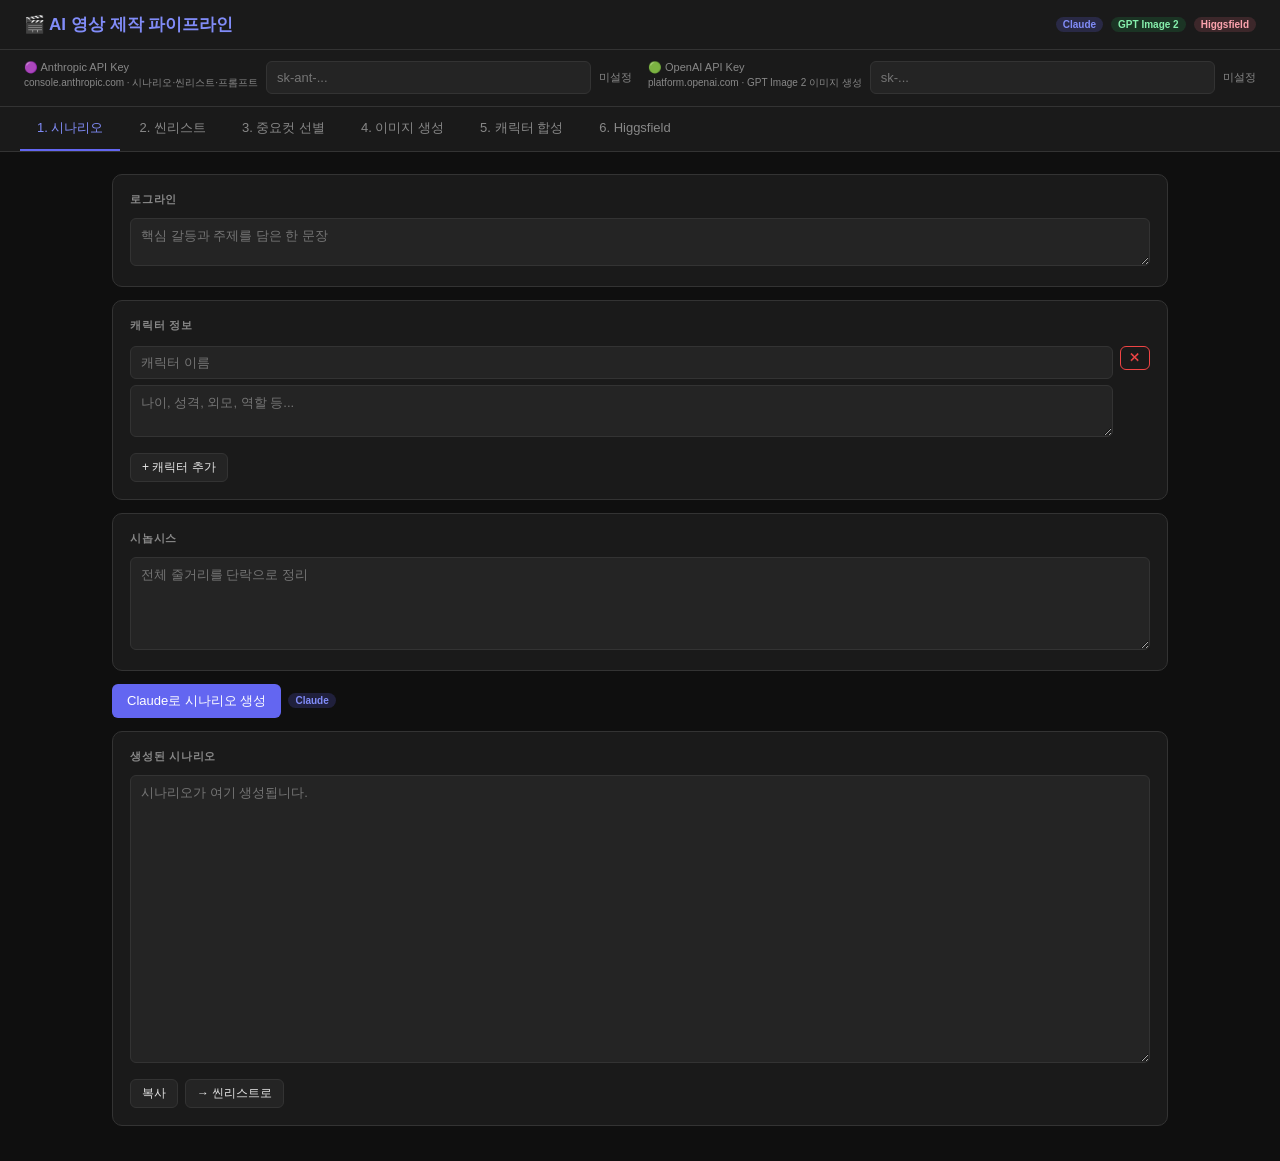
<file: ai-pipeline.html>
<!DOCTYPE html>
<html lang="ko">
<head>
<meta charset="UTF-8">
<meta name="viewport" content="width=device-width, initial-scale=1.0">
<title>AI 영상 제작 파이프라인</title>
<style>
:root{--bg:#0f0f0f;--sf:#1a1a1a;--sf2:#242424;--bd:#333;--ac:#6366f1;--ach:#818cf8;--tx:#e5e5e5;--mu:#888;--ok:#22c55e;--wn:#f59e0b;--er:#ef4444}
*{box-sizing:border-box;margin:0;padding:0}
body{background:var(--bg);color:var(--tx);font-family:-apple-system,BlinkMacSystemFont,'Segoe UI',sans-serif;min-height:100vh;font-size:14px}
.hdr{background:var(--sf);border-bottom:1px solid var(--bd);padding:13px 24px;display:flex;align-items:center;justify-content:space-between;position:sticky;top:0;z-index:100}
.hdr h1{font-size:17px;font-weight:700;color:var(--ach)}
/* API bar */
.apibar{background:var(--sf);border-bottom:1px solid var(--bd);padding:10px 24px;display:flex;gap:16px;flex-wrap:wrap;align-items:center}
.akey{display:flex;align-items:center;gap:8px;flex:1;min-width:260px}
.akey label{font-size:11px;color:var(--mu);white-space:nowrap;line-height:1.4}
.akey input{flex:1;background:var(--sf2);border:1px solid var(--bd);color:var(--tx);padding:7px 10px;border-radius:6px;font-size:12px}
.ast{font-size:11px;white-space:nowrap}
/* Tabs */
.tabs{display:flex;background:var(--sf);border-bottom:1px solid var(--bd);padding:0 20px;overflow-x:auto;gap:2px}
.tb{padding:12px 17px;background:none;border:none;color:var(--mu);cursor:pointer;font-size:13px;white-space:nowrap;border-bottom:2px solid transparent;transition:.15s}
.tb:hover{color:var(--tx)}.tb.on{color:var(--ach);border-bottom-color:var(--ac)}
.tc{display:none;padding:22px;max-width:1100px;margin:0 auto}.tc.on{display:block}
/* Cards */
.card{background:var(--sf);border:1px solid var(--bd);border-radius:10px;padding:17px;margin-bottom:13px}
.ct{font-size:11px;font-weight:600;color:var(--mu);text-transform:uppercase;letter-spacing:.07em;margin-bottom:11px}
label{display:block;font-size:12px;color:var(--mu);margin-bottom:5px}
textarea,input[type=text],input[type=number],input[type=password],select{
  width:100%;background:var(--sf2);border:1px solid var(--bd);color:var(--tx);
  padding:8px 10px;border-radius:6px;font-size:13px;font-family:inherit;resize:vertical}
textarea:focus,input:focus,select:focus{outline:none;border-color:var(--ac)}
/* Buttons */
.btn{padding:8px 15px;border:none;border-radius:6px;cursor:pointer;font-size:13px;font-weight:500;transition:.15s;display:inline-flex;align-items:center;gap:5px}
.bp{background:var(--ac);color:#fff}.bp:hover{background:var(--ach)}.bp:disabled{opacity:.4;cursor:not-allowed}
.bs{background:var(--sf2);color:var(--tx);border:1px solid var(--bd)}.bs:hover{border-color:var(--ac);color:var(--ach)}
.bd2{background:transparent;color:var(--er);border:1px solid var(--er);padding:4px 8px;font-size:12px}.bd2:hover{background:var(--er);color:#fff}
.bsm{padding:5px 11px;font-size:12px}
/* Layout */
.row{display:flex;gap:13px;flex-wrap:wrap}.col{flex:1;min-width:170px}
.acts{display:flex;gap:7px;align-items:center;flex-wrap:wrap;margin-top:13px}
/* Spinner */
.spin{display:inline-block;width:13px;height:13px;border:2px solid rgba(99,102,241,.3);border-top-color:var(--ac);border-radius:50%;animation:sp .7s linear infinite}
@keyframes sp{to{transform:rotate(360deg)}}
/* Alerts */
.alert{padding:9px 13px;border-radius:6px;font-size:12px;margin-bottom:11px}
.ai{background:rgba(99,102,241,.12);border:1px solid rgba(99,102,241,.3)}
.ae{background:rgba(239,68,68,.12);border:1px solid rgba(239,68,68,.3);color:#fca5a5}
.as{background:rgba(34,197,94,.12);border:1px solid rgba(34,197,94,.3);color:#86efac}
/* Scene table */
.stw{overflow-x:auto}
.st{width:100%;border-collapse:collapse;font-size:12px}
.st th{background:var(--sf2);padding:8px 7px;text-align:left;border-bottom:1px solid var(--bd);white-space:nowrap;color:var(--mu);font-weight:500}
.st td{padding:5px 6px;border-bottom:1px solid var(--bd);vertical-align:middle}
.st tr:hover td{background:var(--sf2)}
.st input,.st select{background:transparent;border:1px solid transparent;padding:4px 5px;width:100%}
.st input:focus,.st select:focus{background:var(--sf2);border-color:var(--ac);border-radius:4px}
/* Prompt box */
.pb{background:var(--sf2);border:1px solid var(--bd);border-radius:8px;padding:12px 56px 12px 12px;font-family:'Courier New',monospace;font-size:12px;line-height:1.65;white-space:pre-wrap;word-break:break-word;position:relative;min-height:50px}
.cpb{position:absolute;top:7px;right:7px;padding:3px 8px;background:var(--sf);border:1px solid var(--bd);color:var(--mu);border-radius:4px;cursor:pointer;font-size:11px}
.cpb:hover{color:var(--ach);border-color:var(--ac)}
.genimg{width:100%;border-radius:8px;border:1px solid var(--bd);margin-top:11px;display:block}
/* Important cuts */
.locg{margin-bottom:17px}
.loch{font-size:12px;font-weight:600;color:var(--wn);padding:5px 0;border-bottom:1px solid var(--bd);margin-bottom:7px;display:flex;align-items:center;gap:7px}
.cutcard{background:var(--sf2);border:1px solid var(--bd);border-radius:7px;padding:9px 13px;display:flex;align-items:flex-start;gap:9px;margin-bottom:6px}
.obadge{display:inline-flex;align-items:center;justify-content:center;width:21px;height:21px;border-radius:50%;background:var(--ac);color:#fff;font-size:11px;font-weight:700;flex-shrink:0;margin-top:1px}
.sbadge{display:inline-block;padding:1px 6px;border-radius:4px;font-size:11px;font-weight:600;background:var(--sf);border:1px solid var(--bd)}
/* Sub tabs */
.stabs{display:flex;gap:7px;margin-bottom:15px}
.stb{padding:6px 14px;background:var(--sf2);border:1px solid var(--bd);color:var(--mu);border-radius:6px;cursor:pointer;font-size:12px;transition:.15s}
.stb.on{background:var(--ac);border-color:var(--ac);color:#fff}
/* Upload */
.uarea{border:2px dashed var(--bd);border-radius:8px;padding:24px;text-align:center;cursor:pointer;transition:.15s}
.uarea:hover{border-color:var(--ac)}
/* Cut list */
.kcl{display:flex;flex-direction:column;gap:4px;max-height:260px;overflow-y:auto;padding:5px;background:var(--sf2);border-radius:6px;border:1px solid var(--bd)}
.kci{display:flex;align-items:flex-start;gap:7px;padding:6px 8px;border-radius:5px;cursor:pointer;transition:background .12s;font-size:12px;border:1px solid transparent}
.kci:hover{background:var(--sf)}.kci.on{background:rgba(99,102,241,.15);border-color:rgba(99,102,241,.4)}
/* Char list */
.chitems{display:flex;flex-direction:column;gap:7px}
.chitem{display:flex;gap:7px;align-items:flex-start}.chitem textarea{flex:1;min-height:52px}
/* Tags */
.ptag{font-size:10px;padding:2px 7px;border-radius:10px;font-weight:600}
.ptag-c{background:rgba(99,102,241,.2);color:var(--ach)}
.ptag-o{background:rgba(34,197,94,.15);color:#86efac}
.ptag-h{background:rgba(251,113,133,.15);color:#fda4af}
::-webkit-scrollbar{width:5px;height:5px}
::-webkit-scrollbar-track{background:var(--bg)}
::-webkit-scrollbar-thumb{background:var(--bd);border-radius:3px}
</style>
</head>
<body>

<div class="hdr">
  <h1>🎬 AI 영상 제작 파이프라인</h1>
  <div style="display:flex;gap:8px;font-size:11px">
    <span class="ptag ptag-c">Claude</span>
    <span class="ptag ptag-o">GPT Image 2</span>
    <span class="ptag ptag-h">Higgsfield</span>
  </div>
</div>

<div class="apibar">
  <div class="akey">
    <label>🟣 Anthropic API Key<br><span style="font-size:10px">console.anthropic.com · 시나리오·씬리스트·프롬프트</span></label>
    <input type="password" id="claudeKey" placeholder="sk-ant-..." />
    <span class="ast" id="cSt" style="color:var(--mu)">미설정</span>
  </div>
  <div class="akey">
    <label>🟢 OpenAI API Key<br><span style="font-size:10px">platform.openai.com · GPT Image 2 이미지 생성</span></label>
    <input type="password" id="openaiKey" placeholder="sk-..." />
    <span class="ast" id="oSt" style="color:var(--mu)">미설정</span>
  </div>
</div>

<div class="tabs">
  <button class="tb on">1. 시나리오</button>
  <button class="tb">2. 씬리스트</button>
  <button class="tb">3. 중요컷 선별</button>
  <button class="tb">4. 이미지 생성</button>
  <button class="tb">5. 캐릭터 합성</button>
  <button class="tb">6. Higgsfield</button>
</div>

<!-- TAB 1 -->
<div class="tc on" id="tab0">
  <div class="card">
    <div class="ct">로그라인</div>
    <textarea id="logline" rows="2" placeholder="핵심 갈등과 주제를 담은 한 문장"></textarea>
  </div>
  <div class="card">
    <div class="ct" style="margin-bottom:13px">캐릭터 정보</div>
    <div class="chitems" id="charList"></div>
    <div class="acts"><button class="btn bs bsm" onclick="addChar()">+ 캐릭터 추가</button></div>
  </div>
  <div class="card">
    <div class="ct">시놉시스</div>
    <textarea id="synopsis" rows="5" placeholder="전체 줄거리를 단락으로 정리"></textarea>
  </div>
  <div class="acts">
    <button class="btn bp" id="scenBtn" onclick="genScenario()">Claude로 시나리오 생성</button>
    <span class="ptag ptag-c">Claude</span>
  </div>
  <div class="card" style="margin-top:13px">
    <div class="ct">생성된 시나리오</div>
    <textarea id="scenOut" rows="18" placeholder="시나리오가 여기 생성됩니다."></textarea>
    <div class="acts">
      <button class="btn bs bsm" onclick="copyEl('scenOut')">복사</button>
      <button class="btn bs bsm" onclick="toTab(1,()=>{ $('sceneIn').value=S.scenario })">→ 씬리스트로</button>
    </div>
  </div>
</div>

<!-- TAB 2 -->
<div class="tc" id="tab1">
  <div class="card">
    <div class="ct">시나리오</div>
    <textarea id="sceneIn" rows="7" placeholder="시나리오를 붙여넣거나 1단계에서 가져오세요."></textarea>
  </div>
  <div class="acts">
    <button class="btn bp" id="slBtn" onclick="genSceneList()">Claude로 씬리스트 생성</button>
    <span class="ptag ptag-c">Claude</span>
    <button class="btn bs" onclick="addSceneRow()">+ 행 추가</button>
    <button class="btn bs" onclick="exportCSV()">CSV 내보내기</button>
  </div>
  <div class="card" style="margin-top:13px">
    <div class="ct">씬리스트</div>
    <div class="stw">
      <table class="st"><thead><tr>
        <th>씬</th><th>컷</th><th>장소</th><th>등장인물</th>
        <th>샷사이즈</th><th>앵글</th><th>카메라무빙</th>
        <th style="min-width:200px">내용</th><th></th>
      </tr></thead>
      <tbody id="stBody">
        <tr><td colspan="9" style="text-align:center;padding:18px;color:var(--mu)">씬리스트가 여기 표시됩니다.</td></tr>
      </tbody></table>
    </div>
    <div class="acts"><button class="btn bs bsm" onclick="toTab(2,renderCutsTab)">→ 중요컷 선별로</button></div>
  </div>
</div>

<!-- TAB 3 -->
<div class="tc" id="tab2">
  <div class="card">
    <div class="ct">중요컷 AI 선별 + 촬영순서 최적화</div>
    <p style="font-size:12px;color:var(--mu);margin-bottom:13px">AI가 핵심 컷을 선별하고, 같은 장소 묶기 + 와이드→클로즈업 순으로 최적화합니다.</p>
    <div class="acts">
      <button class="btn bp" id="impBtn" onclick="selectImportant()">AI 중요컷 선별</button>
      <span class="ptag ptag-c">Claude</span>
      <button class="btn bs" onclick="useAllCuts()">전체 컷 사용 (수동 최적화)</button>
    </div>
  </div>
  <div id="cutsResult"></div>
</div>

<!-- TAB 4 -->
<div class="tc" id="tab3">
  <div class="stabs">
    <button class="stb on" onclick="switchSub('char',this)">4-1. 캐릭터 이미지</button>
    <button class="stb" onclick="switchSub('bg',this)">4-2. 배경 이미지</button>
  </div>

  <div id="subChar">
    <div class="card">
      <div class="ct">공통 스타일 설정</div>
      <div class="row">
        <div class="col"><label>그림체</label><input type="text" id="drawStyle" placeholder="지브리 스타일, 웹툰, 실사 3D..." /></div>
        <div class="col"><label>타입</label>
          <select id="charTypeVal"><option>2D 일러스트</option><option>3D 렌더링</option><option>실사 (Realistic)</option></select>
        </div>
      </div>
      <div style="margin-top:10px"><label>레퍼런스 설명</label>
        <textarea id="styleRef" rows="2" placeholder="색감, 질감, 참고 작품 스타일 등..."></textarea>
      </div>
    </div>
    <div id="charPromptCards"></div>
    <div class="acts">
      <button class="btn bp" id="cpBtn" onclick="genAllCharPrompts()">전체 캐릭터 프롬프트+이미지 생성</button>
      <span class="ptag ptag-c">Claude 프롬프트</span><span class="ptag ptag-o">GPT Image 2</span>
    </div>
  </div>

  <div id="subBg" style="display:none">
    <div id="bgPromptCards"></div>
    <div class="acts">
      <button class="btn bp" id="bpBtn" onclick="genAllBgPrompts()">전체 배경 프롬프트+이미지 생성</button>
      <span class="ptag ptag-c">Claude 프롬프트</span><span class="ptag ptag-o">GPT Image 2</span>
    </div>
  </div>
</div>

<!-- TAB 5 -->
<div class="tc" id="tab4">
  <div class="card">
    <div class="ct">캐릭터 합성 프롬프트</div>
    <p style="font-size:12px;color:var(--mu);margin-bottom:13px">"첫번째 사진 배경 위에 캐릭터들을 배치해줘" 형식으로 합성 프롬프트 생성 후 GPT Image 2로 이미지 생성</p>
    <div class="acts"><button class="btn bp" onclick="genAllComposite()">전체 합성 생성</button>
      <span class="ptag ptag-c">Claude 프롬프트</span><span class="ptag ptag-o">GPT Image 2</span>
    </div>
  </div>
  <div id="compositeList"></div>
</div>

<!-- TAB 6 Higgsfield -->
<div class="tc" id="tab5">
  <div class="row" style="align-items:flex-start">
    <div style="flex:0 0 320px;min-width:260px">
      <div class="card">
        <div class="ct">스타트 프레임</div>
        <div class="uarea" onclick="$('sfInput').click()">
          <input type="file" id="sfInput" accept="image/*" style="display:none" onchange="loadFrame(this)" />
          <div id="sfPreview"><div style="font-size:26px;margin-bottom:5px">🖼️</div>
            <div style="font-size:12px;color:var(--mu)">클릭하여 업로드</div></div>
        </div>
      </div>
      <div class="card">
        <div class="ct">컷 선택</div>
        <div class="kcl" id="kcList"><div style="color:var(--mu);font-size:12px;text-align:center;padding:14px">씬리스트를 먼저 생성해주세요</div></div>
      </div>
      <div class="card">
        <div class="ct">설정</div>
        <div class="row">
          <div class="col"><label>영상 길이 (초)</label><input type="number" id="kDur" value="5" min="1" max="60" /></div>
          <div class="col"><label>영상 비율</label>
            <select id="kRatio"><option>16:9</option><option>9:16</option><option>1:1</option><option>4:3</option></select>
          </div>
        </div>
        <div style="margin-top:10px"><label>분위기 / 스타일 (선택)</label>
          <textarea id="kExtra" rows="2" placeholder="예: cinematic, slow motion, dramatic lighting..."></textarea>
        </div>
      </div>
      <div class="acts">
        <button class="btn bp" style="width:100%" id="kBtn" onclick="genHiggsfield()">Higgsfield 프롬프트 생성</button>
        <span class="ptag ptag-c">Claude</span>
      </div>
    </div>
    <div style="flex:1;min-width:260px">
      <div class="card">
        <div class="ct">생성된 Higgsfield 프롬프트 <span class="ptag ptag-h" style="margin-left:6px">Higgsfield 입력용</span></div>
        <div id="kResult" style="color:var(--mu);font-size:13px">왼쪽에서 컷을 선택하고 생성 버튼을 누르세요.</div>
      </div>
      <div class="card" id="hfTipsCard">
        <div class="ct">Higgsfield 프롬프트 가이드</div>
        <div style="font-size:12px;color:var(--mu);line-height:1.8">
          • 스타트 프레임 이미지 업로드 후 프롬프트 생성<br>
          • 캐릭터명 앞에 <strong style="color:var(--ach)">@</strong> 붙이기<br>
          • 샷사이즈 · 앵글 · 카메라무빙 포함<br>
          • 이미지에 이미 있는 내용은 생략<br>
          • 한국어로 생성됨
        </div>
      </div>
    </div>
  </div>
</div>

<script>
const S={
  claudeKey:'', openaiKey:'',
  scenario:'', sceneList:[],
  chars:[], importantCuts:[], optimizedGroups:{},
  charPrompts:{}, charImages:{},
  bgPrompts:{}, bgImages:{},
  selectedKling:null, startFrameB64:null
};
const SHOTS=['ELS','EWS','LS','WS','FS','MLS','MS','MCU','CU','ECU'];
const $=id=>document.getElementById(id);
const esc=s=>!s?'':String(s).replace(/&/g,'&amp;').replace(/</g,'&lt;').replace(/>/g,'&gt;').replace(/"/g,'&quot;');

function toast(msg){
  const t=document.createElement('div');
  t.style.cssText='position:fixed;bottom:20px;right:20px;background:#333;color:#fff;padding:8px 15px;border-radius:7px;font-size:13px;z-index:9999;opacity:0;transition:opacity .25s';
  t.textContent=msg;document.body.appendChild(t);
  requestAnimationFrame(()=>t.style.opacity='1');
  setTimeout(()=>{t.style.opacity='0';setTimeout(()=>t.remove(),300)},2000);
}
function copyEl(id){const e=$(id);if(!e)return;navigator.clipboard.writeText(e.value||e.textContent);toast('복사됨!');}
function copyText(txt){navigator.clipboard.writeText(txt);toast('복사됨!');}
function loading(id,on){
  const b=$(id);if(!b)return;
  if(on){b.disabled=true;if(!b.dataset.orig)b.dataset.orig=b.textContent;b.innerHTML=b.dataset.orig+'<span class="spin"></span>'}
  else{b.disabled=false;b.innerHTML=b.dataset.orig||b.textContent}
}
function download(name,content,type='text/csv'){
  const b=new Blob([content],{type}),u=URL.createObjectURL(b),a=document.createElement('a');
  a.href=u;a.download=name;a.click();URL.revokeObjectURL(u);
}
function extractJSON(txt){
  const cm=txt.match(/```(?:json)?\s*([\s\S]*?)```/);if(cm)return cm[1].trim();
  const jm=txt.match(/\{[\s\S]*\}/);return jm?jm[0]:txt;
}

// ── API Keys ──
function updSt(key,stId,val){
  if(key==='claude') S.claudeKey=val; else S.openaiKey=val;
  const ok=val.length>10;
  $(stId).textContent=ok?'✓ 설정됨':'미설정';
  $(stId).style.color=ok?'#86efac':'var(--mu)';
}
['input','change','paste'].forEach(ev=>{
  $('claudeKey').addEventListener(ev,function(){setTimeout(()=>updSt('claude','cSt',this.value),0)});
  $('openaiKey').addEventListener(ev,function(){setTimeout(()=>updSt('openai','oSt',this.value),0)});
});

// ── Claude API ──
async function claude(system, userMsg){
  if(!S.claudeKey){alert('Anthropic API Key를 입력해주세요.\nconsole.anthropic.com에서 발급');throw new Error('no key')}
  const r=await fetch('https://api.anthropic.com/v1/messages',{
    method:'POST',
    headers:{
      'Content-Type':'application/json',
      'x-api-key':S.claudeKey,
      'anthropic-version':'2023-06-01',
      'anthropic-dangerous-direct-browser-access':'true'
    },
    body:JSON.stringify({model:'claude-sonnet-4-6',max_tokens:8192,system,messages:[{role:'user',content:userMsg}]})
  });
  if(!r.ok){const e=await r.json();throw new Error(e.error?.message||'Claude API 오류')}
  return (await r.json()).content[0].text;
}

// ── GPT Image 2 ──
async function genImage(prompt){
  if(!S.openaiKey){alert('OpenAI API Key를 입력해주세요.');throw new Error('no openai key')}
  const r=await fetch('https://api.openai.com/v1/images/generations',{
    method:'POST',
    headers:{'Content-Type':'application/json','Authorization':'Bearer '+S.openaiKey},
    body:JSON.stringify({model:'gpt-image-1',prompt,n:1,size:'1024x1024'})
  });
  if(!r.ok){const e=await r.json();throw new Error(e.error?.message||'Image API 오류')}
  const d=await r.json(),item=d.data[0];
  return item.url||(item.b64_json?'data:image/png;base64,'+item.b64_json:null);
}

// ── Tabs ──
function toTab(n,cb){
  document.querySelectorAll('.tb').forEach((b,i)=>b.classList.toggle('on',i===n));
  document.querySelectorAll('.tc').forEach((c,i)=>c.classList.toggle('on',i===n));
  if(n===2)renderCutsTab();
  if(n===3)renderImgTab();
  if(n===4)renderCompositeTab();
  if(n===5)renderHiggsfieldTab();
  if(cb)cb();
}
document.querySelectorAll('.tb').forEach((b,i)=>b.addEventListener('click',()=>toTab(i)));
function switchSub(which,btn){
  document.querySelectorAll('.stb').forEach(b=>b.classList.remove('on'));btn.classList.add('on');
  $('subChar').style.display=which==='char'?'block':'none';
  $('subBg').style.display=which==='bg'?'block':'none';
}

// ── Characters ──
function addChar(name='',desc=''){S.chars.push({name,desc});renderChars();}
function removeChar(i){S.chars.splice(i,1);renderChars();}
function renderChars(){
  const el=$('charList');el.innerHTML='';
  S.chars.forEach((c,i)=>{
    const d=document.createElement('div');d.className='chitem';
    d.innerHTML=`<div style="flex:1">
      <input type="text" placeholder="캐릭터 이름" value="${esc(c.name)}" style="margin-bottom:6px" oninput="S.chars[${i}].name=this.value" />
      <textarea rows="2" placeholder="나이, 성격, 외모, 역할 등..." oninput="S.chars[${i}].desc=this.value">${esc(c.desc)}</textarea>
    </div>
    <button class="btn bd2" onclick="removeChar(${i})">✕</button>`;
    el.appendChild(d);
  });
}
addChar('','');

// ── TAB 1 시나리오 ──
async function genScenario(){
  const ll=$('logline').value.trim(),sy=$('synopsis').value.trim();
  if(!ll||!sy){alert('로그라인과 시놉시스를 입력해주세요.');return}
  const charsTxt=S.chars.filter(c=>c.name).map(c=>`- ${c.name}: ${c.desc}`).join('\n');
  loading('scenBtn',true);
  try{
    const r=await claude(
      `전문 시나리오 작가. 한국 표준 형식으로 작성.\n형식:\n- S#번호 씬제목 (INT./EXT. 장소 - 낮/밤)\n- 지문은 현재형\n- 대사: 캐릭터명 들여쓰기 후 기재\n- 씬 전환 지시어 포함 (CUT TO:, FADE IN: 등)\n- 최소 5개 씬 이상`,
      `로그라인: ${ll}\n\n캐릭터:\n${charsTxt||'없음'}\n\n시놉시스:\n${sy}\n\n완성도 높은 시나리오를 작성해주세요.`
    );
    $('scenOut').value=r;S.scenario=r;
  }catch(e){alert('오류: '+e.message)}
  loading('scenBtn',false);
}

// ── TAB 2 씬리스트 ──
async function genSceneList(){
  const sc=$('sceneIn').value.trim();
  if(!sc){alert('시나리오를 입력해주세요.');return}
  loading('slBtn',true);
  try{
    const r=await claude(
      `영화 스크립트 수퍼바이저. 씬리스트를 JSON으로만 반환. 마크다운 없이 JSON만.\n형식: {"scenes":[{"scene":1,"cut":1,"location":"카페 내부","characters":["민준"],"shotSize":"FS","angle":"아이레벨","cameraMoving":"고정","description":"장면 설명"}]}\n샷사이즈: ELS/LS/FS/MS/CU/ECU\n앵글: 아이레벨/로우앵글/하이앵글/버즈아이뷰/더치앵글\n카메라무빙: 고정/패닝/틸팅/달리/트래킹/핸드헬드/줌인/줌아웃/크레인\n각 씬당 3~5컷`,
      `다음 시나리오로 씬리스트 JSON 생성:\n\n${sc}`
    );
    S.sceneList=JSON.parse(extractJSON(r)).scenes||[];
    renderST(S.sceneList);
  }catch(e){alert('오류: '+e.message);console.error(e)}
  loading('slBtn',false);
}

function renderST(scenes){
  const tb=$('stBody');tb.innerHTML='';
  scenes.forEach((s,i)=>{
    const tr=document.createElement('tr');
    tr.innerHTML=`
      <td><input type="number" value="${s.scene}" oninput="S.sceneList[${i}].scene=+this.value" style="width:38px" /></td>
      <td><input type="number" value="${s.cut}" oninput="S.sceneList[${i}].cut=+this.value" style="width:38px" /></td>
      <td><input type="text" value="${esc(s.location)}" oninput="S.sceneList[${i}].location=this.value" style="min-width:85px" /></td>
      <td><input type="text" value="${esc((s.characters||[]).join(', '))}" oninput="S.sceneList[${i}].characters=this.value.split(',').map(x=>x.trim()).filter(Boolean)" style="min-width:85px" /></td>
      <td><select onchange="S.sceneList[${i}].shotSize=this.value">${['ELS','LS','FS','MS','CU','ECU'].map(v=>`<option ${s.shotSize===v?'selected':''}>${v}</option>`).join('')}</select></td>
      <td><select onchange="S.sceneList[${i}].angle=this.value">${['아이레벨','로우앵글','하이앵글','버즈아이뷰','더치앵글'].map(v=>`<option ${s.angle===v?'selected':''}>${v}</option>`).join('')}</select></td>
      <td><select onchange="S.sceneList[${i}].cameraMoving=this.value">${['고정','패닝','틸팅','달리','트래킹','핸드헬드','줌인','줌아웃','크레인'].map(v=>`<option ${s.cameraMoving===v?'selected':''}>${v}</option>`).join('')}</select></td>
      <td><input type="text" value="${esc(s.description)}" oninput="S.sceneList[${i}].description=this.value" style="min-width:200px" /></td>
      <td><button class="btn bd2" onclick="delRow(${i})">✕</button></td>`;
    tb.appendChild(tr);
  });
}
function addSceneRow(){
  const last=S.sceneList[S.sceneList.length-1]||{scene:1,cut:0};
  S.sceneList.push({scene:last.scene,cut:last.cut+1,location:'',characters:[],shotSize:'MS',angle:'아이레벨',cameraMoving:'고정',description:''});
  renderST(S.sceneList);
}
function delRow(i){S.sceneList.splice(i,1);renderST(S.sceneList);}
function exportCSV(){
  const h=['씬','컷','장소','등장인물','샷사이즈','앵글','카메라무빙','내용'];
  const rows=S.sceneList.map(s=>[s.scene,s.cut,s.location,(s.characters||[]).join('/'),s.shotSize,s.angle,s.cameraMoving,s.description]);
  download('씬리스트.csv',[h,...rows].map(r=>r.map(c=>`"${String(c).replace(/"/g,'""')}"`).join(',')).join('\n'));
}

// ── TAB 3 중요컷 ──
async function selectImportant(){
  if(!S.sceneList.length){alert('씬리스트를 먼저 생성해주세요.');return}
  loading('impBtn',true);
  try{
    const desc=S.sceneList.map((s,i)=>`[${i}] S${s.scene}C${s.cut}-${s.location}|${s.shotSize}|${s.angle}|${(s.characters||[]).join(',')}|${s.description}`).join('\n');
    const r=await claude(
      `영화 촬영감독. 씬리스트에서 핵심컷 선별. JSON만 반환: {"importantIndices":[0,2,5]}\n선별기준: 스토리 전환점, 감정 핵심, 시각 임팩트, 각 씬 대표컷. 전체의 40~60% 선별.`,
      `씬리스트:\n${desc}\n\n중요컷 인덱스를 JSON으로만 반환.`
    );
    const idx=new Set(JSON.parse(extractJSON(r)).importantIndices||[]);
    S.importantCuts=S.sceneList.filter((_,i)=>idx.has(i));
    S.optimizedGroups=optimizeOrder(S.importantCuts);
    renderCutsTab();
  }catch(e){alert('오류: '+e.message)}
  loading('impBtn',false);
}
function useAllCuts(){
  if(!S.sceneList.length){alert('씬리스트를 먼저 생성해주세요.');return}
  S.importantCuts=[...S.sceneList];S.optimizedGroups=optimizeOrder(S.importantCuts);renderCutsTab();
}
function optimizeOrder(cuts){
  const g={};
  cuts.forEach(c=>{const l=c.location||'미정';if(!g[l])g[l]=[];g[l].push(c)});
  Object.values(g).forEach(arr=>arr.sort((a,b)=>{
    const ai=SHOTS.indexOf(a.shotSize),bi=SHOTS.indexOf(b.shotSize);
    return(ai<0?99:ai)-(bi<0?99:bi);
  }));
  return g;
}
function renderCutsTab(){
  const el=$('cutsResult');
  if(!S.importantCuts.length){el.innerHTML='<div class="alert ai">위 버튼을 눌러 중요컷을 선별해주세요.</div>';return}
  let h=`<div class="alert as">총 ${S.importantCuts.length}개 선별 → ${Object.keys(S.optimizedGroups).length}개 장소 그룹화</div>`;
  let n=1;
  Object.entries(S.optimizedGroups).forEach(([loc,cuts])=>{
    h+=`<div class="locg"><div class="loch">📍 ${esc(loc)} <span style="color:var(--mu);font-weight:400">${cuts.length}컷</span></div>`;
    cuts.forEach(c=>{
      h+=`<div class="cutcard"><div class="obadge">${n++}</div>
        <div style="flex:1;font-size:12px">
          <strong style="color:var(--ach)">S${c.scene}C${c.cut}</strong>
          <span class="sbadge" style="margin:0 6px">${c.shotSize}</span>${esc(c.angle)} · ${esc(c.cameraMoving)}
          <div style="color:var(--mu);margin-top:3px">${esc(c.description)}</div>
          ${(c.characters||[]).length?`<div style="color:var(--mu);font-size:11px;margin-top:2px">등장: ${esc(c.characters.join(', '))}</div>`:''}
        </div></div>`;
    });
    h+='</div>';
  });
  el.innerHTML=h;
}

// ── TAB 4 이미지 ──
function renderImgTab(){renderCharCards();renderBgCards();}

function renderCharCards(){
  const el=$('charPromptCards');
  const chars=S.chars.filter(c=>c.name);
  if(!chars.length){el.innerHTML='<div class="alert ai">1단계에서 캐릭터를 먼저 추가해주세요.</div>';return}
  el.innerHTML=chars.map((c,i)=>{
    const p=S.charPrompts[c.name]||'',img=S.charImages[c.name]||'';
    return`<div class="card">
      <div class="ct">${esc(c.name)}</div>
      <p style="font-size:11px;color:var(--mu);margin-bottom:7px">${esc(c.desc)}</p>
      <div style="font-size:11px;color:var(--mu);margin-bottom:9px">고정: <span style="color:var(--ach)">FS샷 · 흰색 배경 · 정면</span></div>
      <div id="cp_${i}">${p?`<div class="pb">${esc(p)}<button class="cpb" onclick="copyText(S.charPrompts[S.chars.filter(c=>c.name)[${i}].name])">복사</button></div>`:'<div style="color:var(--mu);font-size:12px">프롬프트가 여기 표시됩니다.</div>'}</div>
      ${img?`<img src="${img}" class="genimg" />`:''}
      <div class="acts">
        <button class="btn bs bsm" onclick="genOneCharPrompt(${i})">프롬프트만 생성</button>
        <button class="btn bp bsm" onclick="genOneCharFull(${i})">프롬프트+이미지 생성</button>
      </div>
    </div>`;
  }).join('');
}

async function genOneCharPrompt(i){
  const chars=S.chars.filter(c=>c.name);const c=chars[i];if(!c)return;
  const style=$('drawStyle').value,type=$('charTypeVal').value,ref=$('styleRef').value;
  const r=await claude(
    `AI 이미지 프롬프트 전문가. GPT Image 2용 영어 프롬프트 생성.\n필수: Full Shot(머리~발끝), pure white background, facing forward, ${type} style, detailed appearance.`,
    `캐릭터: ${c.name}\n설명: ${c.desc}\n그림체: ${style||'없음'}\n타입: ${type}\n레퍼런스: ${ref||'없음'}\n\n150단어 내외 영어 프롬프트.`
  );
  S.charPrompts[c.name]=r;renderCharCards();
}
async function genOneCharFull(i){
  try{await genOneCharPrompt(i);const chars=S.chars.filter(c=>c.name);const c=chars[i];
    if(!c||!S.charPrompts[c.name])return;
    const url=await genImage(S.charPrompts[c.name]);
    if(url){S.charImages[c.name]=url;renderCharCards();}
  }catch(e){alert('오류: '+e.message)}
}
async function genAllCharPrompts(){
  const chars=S.chars.filter(c=>c.name);if(!chars.length){alert('캐릭터를 먼저 추가해주세요.');return}
  loading('cpBtn',true);for(let i=0;i<chars.length;i++) await genOneCharFull(i);loading('cpBtn',false);
}

function renderBgCards(){
  const el=$('bgPromptCards');
  const locs=[...new Set(S.sceneList.map(s=>s.location).filter(Boolean))];
  if(!locs.length){el.innerHTML='<div class="alert ai">씬리스트를 먼저 생성해주세요.</div>';return}
  el.innerHTML=locs.map((loc,i)=>{
    const p=S.bgPrompts[loc]||'',img=S.bgImages[loc]||'';
    return`<div class="card">
      <div class="ct">📍 ${esc(loc)}</div>
      <div class="row" style="margin-bottom:10px">
        <div class="col"><label>시간대</label>
          <select id="bt_${i}"><option>낮 (Day)</option><option>밤 (Night)</option><option>새벽 (Dawn)</option><option>저녁 (Dusk)</option><option>실내 조명</option></select>
        </div>
        <div class="col"><label>분위기</label><input type="text" id="bm_${i}" placeholder="아늑한, 긴장감 있는, 로맨틱한..." /></div>
      </div>
      <div style="font-size:11px;color:var(--mu);margin-bottom:9px">고정: <span style="color:var(--ach)">EXL샷 · 공간 전체 · 인물 없음</span></div>
      <div id="bp_${i}">${p?`<div class="pb">${esc(p)}<button class="cpb" onclick="copyText(S.bgPrompts[${JSON.stringify(loc)}])">복사</button></div>`:'<div style="color:var(--mu);font-size:12px">프롬프트가 여기 표시됩니다.</div>'}</div>
      ${img?`<img src="${img}" class="genimg" />`:''}
      <div class="acts">
        <button class="btn bs bsm" onclick="genOneBgPrompt(${i})">프롬프트만 생성</button>
        <button class="btn bp bsm" onclick="genOneBgFull(${i})">프롬프트+이미지 생성</button>
      </div>
    </div>`;
  }).join('');
}
async function genOneBgPrompt(i){
  const locs=[...new Set(S.sceneList.map(s=>s.location).filter(Boolean))];
  const loc=locs[i];if(!loc)return;
  const time=($(`bt_${i}`)||{}).value||'낮',mood=($(`bm_${i}`)||{}).value||'';
  const r=await claude(
    `AI 이미지 프롬프트 전문가. GPT Image 2용 영어 배경 프롬프트 생성.\n필수: Extreme Long Shot (ELS), no characters, full environment visible, wide-angle.`,
    `장소: ${loc}\n시간대: ${time}\n분위기: ${mood||'없음'}\n\n150단어 내외 영어 프롬프트.`
  );
  S.bgPrompts[loc]=r;renderBgCards();
}
async function genOneBgFull(i){
  try{await genOneBgPrompt(i);
    const locs=[...new Set(S.sceneList.map(s=>s.location).filter(Boolean))];const loc=locs[i];
    if(!loc||!S.bgPrompts[loc])return;
    const url=await genImage(S.bgPrompts[loc]);
    if(url){S.bgImages[loc]=url;renderBgCards();}
  }catch(e){alert('오류: '+e.message)}
}
async function genAllBgPrompts(){
  const locs=[...new Set(S.sceneList.map(s=>s.location).filter(Boolean))];
  if(!locs.length){alert('씬리스트를 먼저 생성해주세요.');return}
  loading('bpBtn',true);for(let i=0;i<locs.length;i++) await genOneBgFull(i);loading('bpBtn',false);
}

// ── TAB 5 합성 ──
function renderCompositeTab(){
  const el=$('compositeList');
  const locs=[...new Set(S.sceneList.map(s=>s.location).filter(Boolean))];
  if(!locs.length){el.innerHTML='<div class="alert ai">씬리스트를 먼저 생성해주세요.</div>';return}
  el.innerHTML=locs.map((loc,i)=>{
    const chars=[...new Set(S.sceneList.filter(s=>s.location===loc).flatMap(c=>c.characters||[]).filter(Boolean))];
    const hasBg=!!S.bgImages[loc],hasC=chars.some(n=>S.charImages[n]);
    return`<div class="card">
      <div class="ct">📍 ${esc(loc)}</div>
      <div style="font-size:12px;color:var(--mu);margin-bottom:7px">등장: ${esc(chars.join(', '))||'없음'}</div>
      <div style="font-size:11px;margin-bottom:10px">
        ${hasBg?'<span style="color:#86efac">✓ 배경 이미지 있음</span>':'<span style="color:var(--wn)">⚠ 배경 이미지 없음</span>'}
        &nbsp;${hasC?'<span style="color:#86efac">✓ 캐릭터 이미지 있음</span>':'<span style="color:var(--wn)">⚠ 캐릭터 이미지 없음</span>'}
      </div>
      <div id="cr_${i}"><div style="color:var(--mu);font-size:12px">아래 버튼으로 생성하세요.</div></div>
      <div class="acts">
        <button class="btn bs bsm" onclick="genOneCompPrompt(${i})">프롬프트만 생성</button>
        <button class="btn bp bsm" onclick="genOneCompFull(${i})">프롬프트+이미지 생성</button>
      </div>
    </div>`;
  }).join('');
}
async function genOneCompPrompt(i){
  const locs=[...new Set(S.sceneList.map(s=>s.location).filter(Boolean))];
  const loc=locs[i];if(!loc)return;
  const chars=[...new Set(S.sceneList.filter(s=>s.location===loc).flatMap(c=>c.characters||[]).filter(Boolean))];
  const charInfo=chars.map(n=>{const c=S.chars.find(x=>x.name===n);return`- ${n}${c?': '+c.desc:''}`}).join('\n');
  const el=$(`cr_${i}`);
  const r=await claude(
    `AI 이미지 합성 프롬프트 전문가.\n"첫번째 사진 배경 위에 캐릭터들을 배치해줘" 형식으로 한국어 작성.\n- 각 캐릭터의 위치(좌/중/우, 앞/뒤), 포즈, 크기 구체적으로 지정\n- 조명/그림자 지시 포함`,
    `장소: ${loc}\n등장 캐릭터: ${chars.join(', ')||'없음'}\n캐릭터 정보:\n${charInfo||'없음'}\n\n한국어로 합성 프롬프트 작성.`
  );
  el._compText=r;
  el.innerHTML=`<div class="pb">${esc(r)}<button class="cpb" onclick="copyText(document.getElementById('cr_${i}')._compText)">복사</button></div>`;
}
async function genOneCompFull(i){
  try{await genOneCompPrompt(i);
    const el=$(`cr_${i}`);const prompt=el._compText;if(!prompt)return;
    const url=await genImage(prompt);
    if(url){const pb=el.querySelector('.pb');if(pb)pb.insertAdjacentHTML('afterend',`<img src="${url}" class="genimg" />`);}
  }catch(e){alert('오류: '+e.message)}
}
async function genAllComposite(){
  const locs=[...new Set(S.sceneList.map(s=>s.location).filter(Boolean))];
  for(let i=0;i<locs.length;i++) await genOneCompFull(i);
}

// ── TAB 6 Higgsfield ──
function renderHiggsfieldTab(){
  const el=$('kcList');
  const cuts=S.importantCuts.length?S.importantCuts:S.sceneList;
  if(!cuts.length){el.innerHTML='<div style="color:var(--mu);font-size:12px;text-align:center;padding:14px">씬리스트를 먼저 생성해주세요</div>';return}
  el.innerHTML=cuts.map((c,i)=>`
    <div class="kci ${S.selectedKling===i?'on':''}" onclick="selCut(${i})">
      <div><strong>S${c.scene}C${c.cut}</strong>
        <span class="sbadge" style="margin:0 5px">${c.shotSize}</span>
        <span style="color:var(--mu);font-size:11px">${esc(c.location)}</span>
        <div style="font-size:11px;color:var(--mu);margin-top:2px">${esc((c.description||'').substring(0,42))}${(c.description||'').length>42?'...':''}</div>
      </div>
    </div>`).join('');
}
function selCut(i){S.selectedKling=i;renderHiggsfieldTab();}
function loadFrame(inp){
  const f=inp.files[0];if(!f)return;
  const r=new FileReader();
  r.onload=e=>{S.startFrameB64=e.target.result;$('sfPreview').innerHTML=`<img src="${e.target.result}" style="max-width:100%;max-height:180px;border-radius:6px" />`};
  r.readAsDataURL(f);
}

async function genHiggsfield(){
  const cuts=S.importantCuts.length?S.importantCuts:S.sceneList;
  if(S.selectedKling===null||!cuts[S.selectedKling]){alert('컷을 선택해주세요.');return}
  const c=cuts[S.selectedKling],dur=$('kDur').value,ratio=$('kRatio').value,extra=$('kExtra').value;
  loading('kBtn',true);
  try{
    const charM=(c.characters||[]).map(n=>`@${n}`).join(', ');
    const r=await claude(
      `Higgsfield AI 비디오 프롬프트 전문가.\n규칙:\n- 반드시 한국어로 작성\n- 형식: [샷사이즈] [앵글] [카메라무빙], 장면 묘사, [X초]\n- 캐릭터명 앞에 @ 붙이기\n- 스타트 프레임 이미지에 이미 있는 내용은 생략\n- 카메라 움직임과 피사체 동작을 구체적으로 묘사\n- 영화적 분위기와 감정 포함\n- 3~5문장 이내로 간결하게\n- 초 수 반드시 포함`,
      `씬 정보:\n- 장소: ${c.location}\n- 샷사이즈: ${c.shotSize}\n- 앵글: ${c.angle}\n- 카메라무빙: ${c.cameraMoving}\n- 등장인물: ${charM||'없음'}\n- 내용: ${c.description}\n- 영상 길이: ${dur}초\n- 비율: ${ratio}\n- 스타일/분위기: ${extra||'없음'}\n${S.startFrameB64?'- 스타트 프레임 이미지 있음 (이미 있는 내용 생략)':''}\n\nHighsfield 프롬프트를 한국어로 작성.`
    );
    const re=$('kResult');
    re._ktext=r;
    re.innerHTML=`<div class="pb">${esc(r)}<button class="cpb" onclick="copyText(document.getElementById('kResult')._ktext)">복사</button></div>
      <div style="margin-top:11px;font-size:11px;color:var(--mu)">S${c.scene}C${c.cut} · ${c.shotSize} · ${c.angle} · ${c.cameraMoving} · ${dur}초 · ${ratio}</div>`;
  }catch(e){$('kResult').innerHTML=`<div class="alert ae">오류: ${esc(e.message)}</div>`}
  loading('kBtn',false);
}
</script>
</body>
</html>
</file>
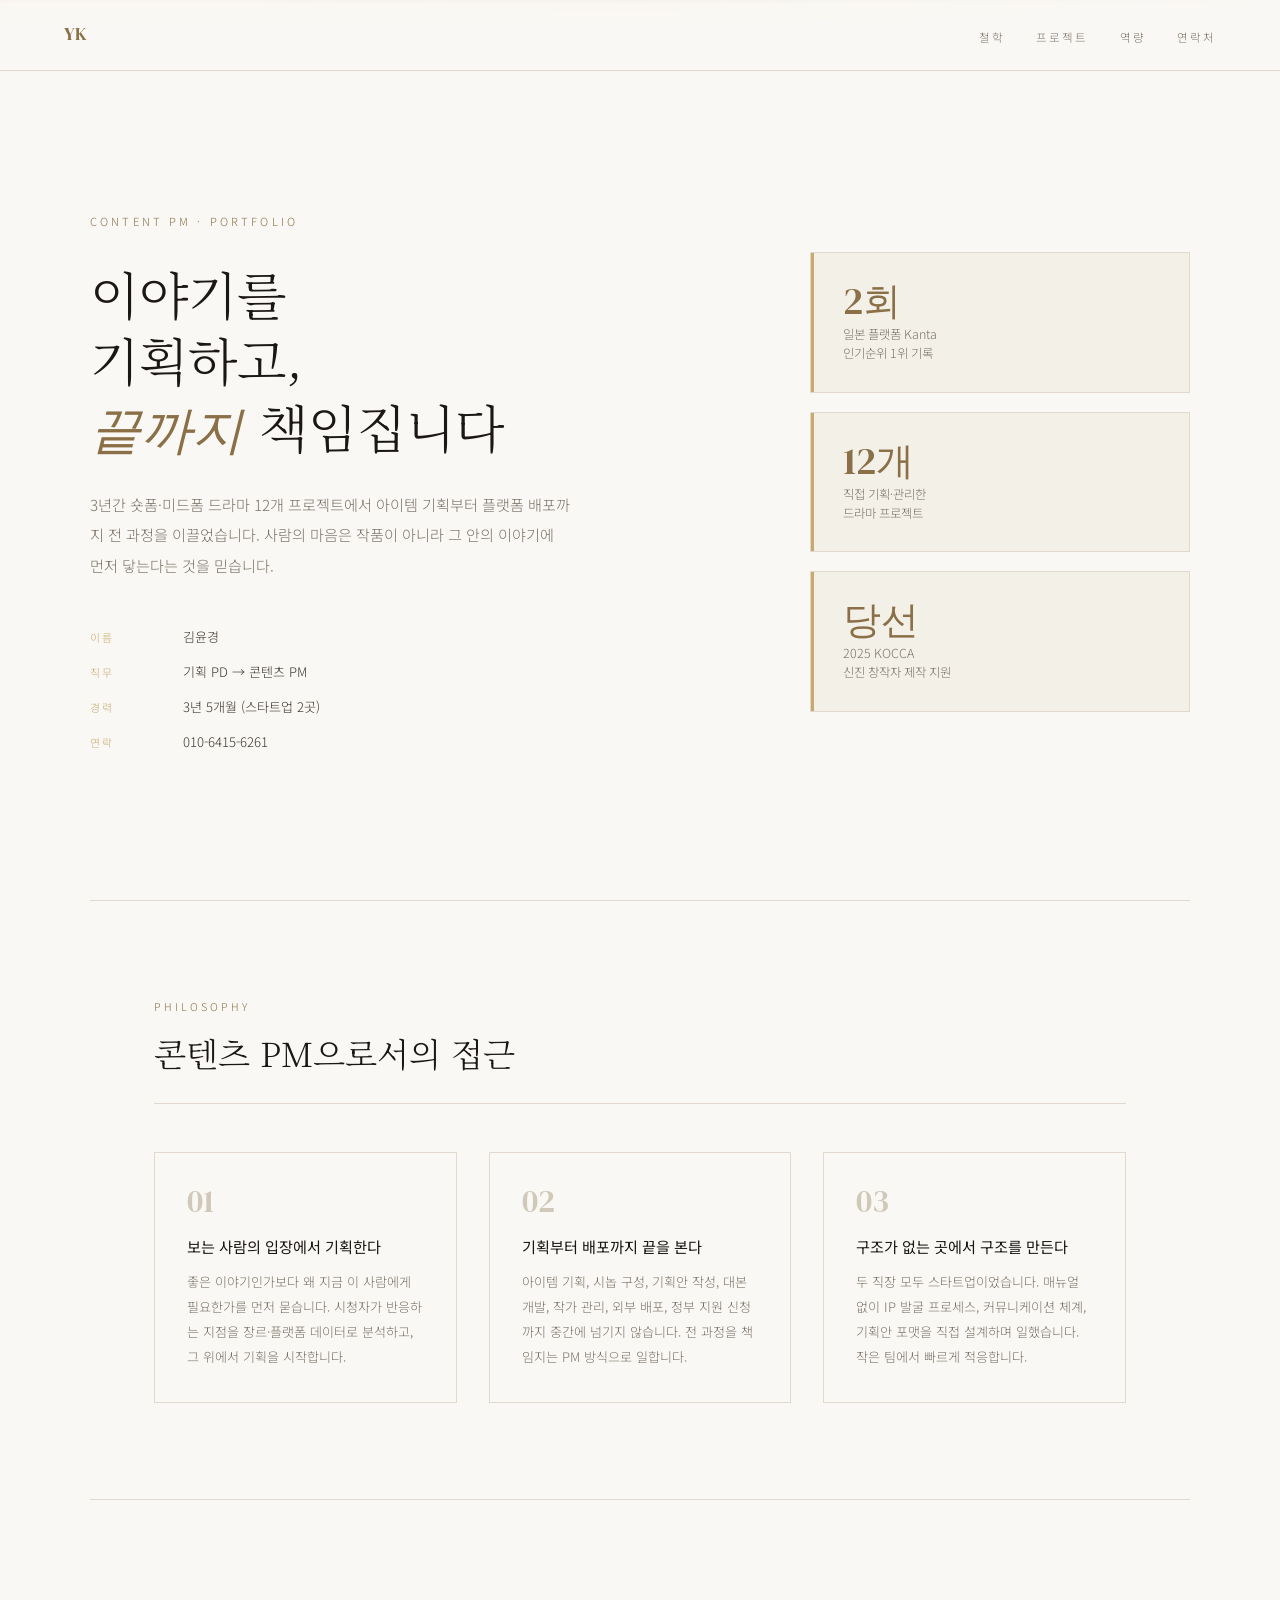
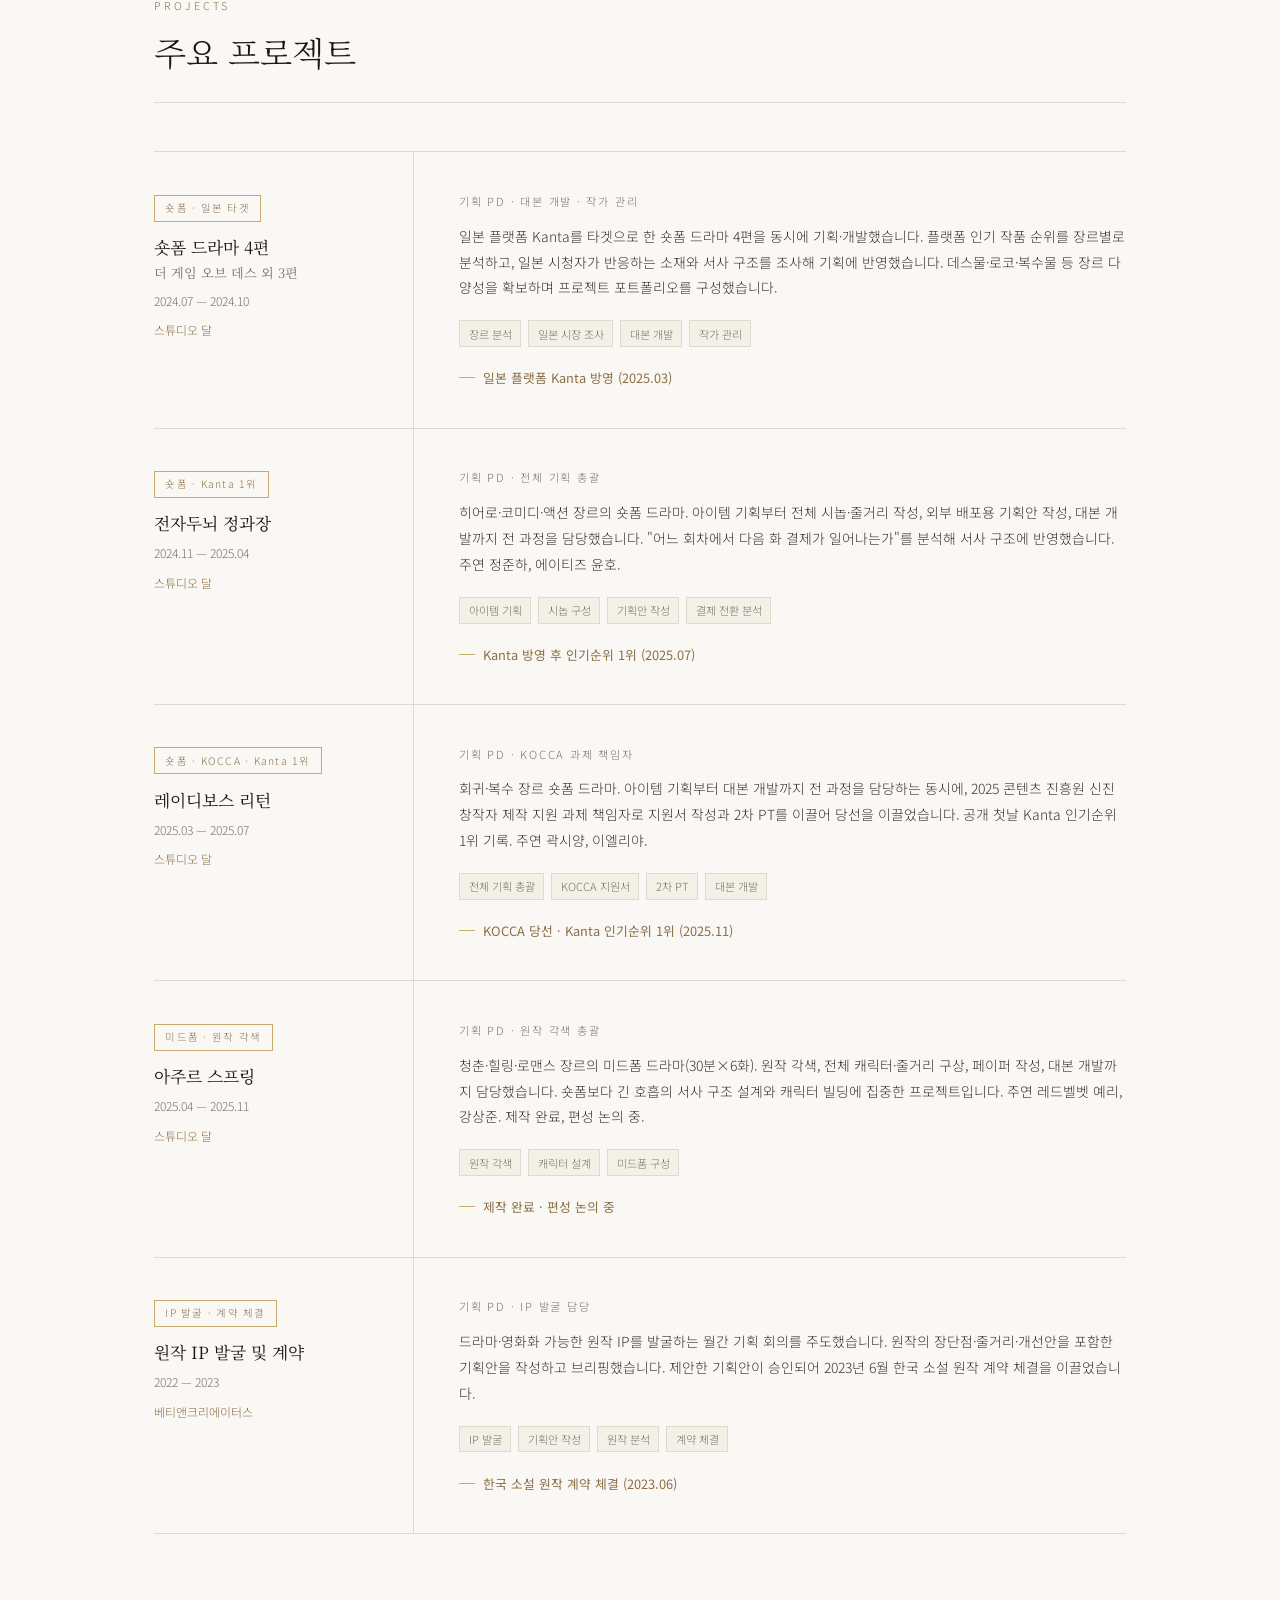
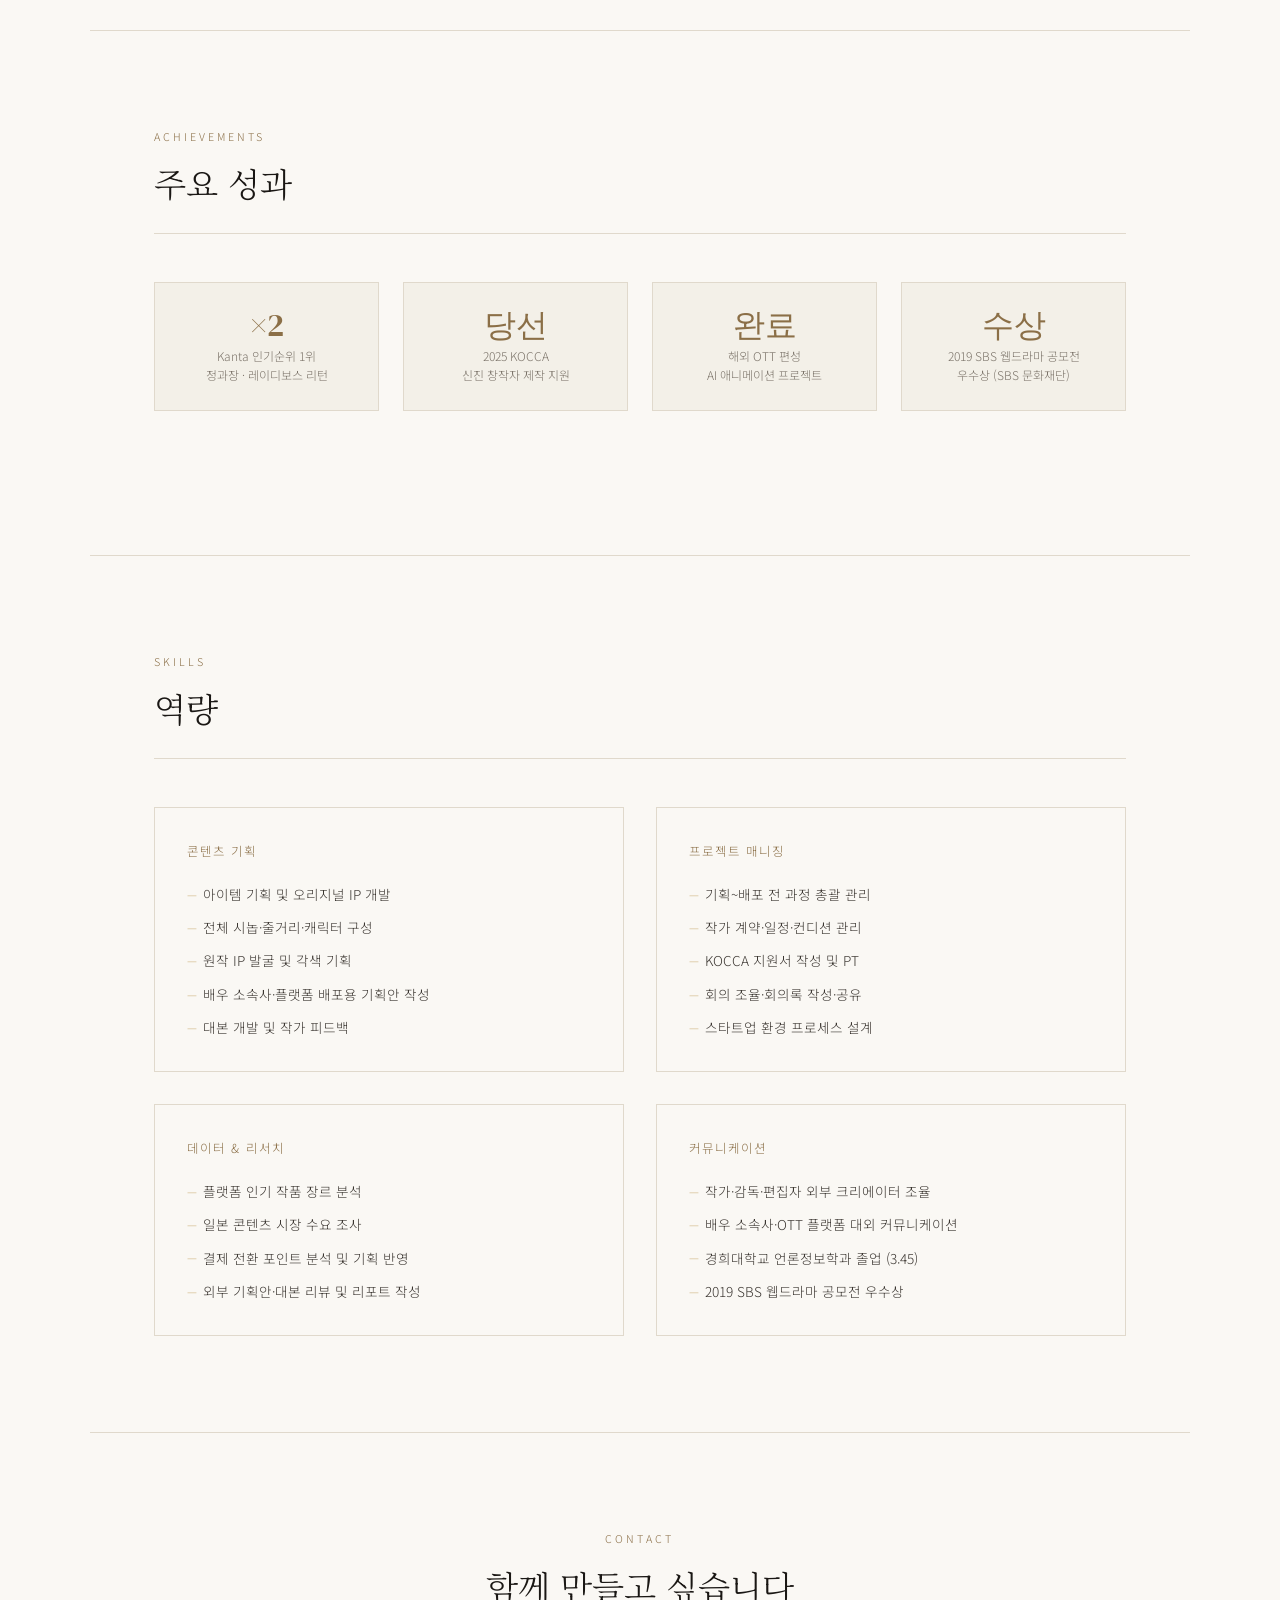
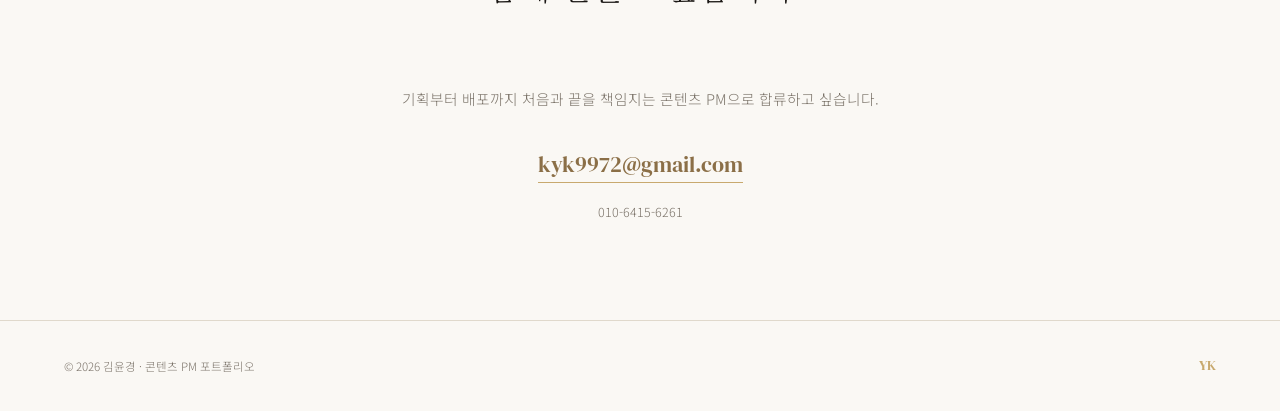
<file: pm-portfolio.html>
<!DOCTYPE html>
<html lang="ko">
<head>
<meta charset="UTF-8">
<meta name="viewport" content="width=device-width, initial-scale=1.0">
<title>김윤경 | 콘텐츠 PM 포트폴리오</title>
<link href="https://fonts.googleapis.com/css2?family=Noto+Serif+KR:wght@300;400;600&family=DM+Serif+Display:ital@0;1&family=Noto+Sans+KR:wght@300;400;500&display=swap" rel="stylesheet">
<style>
:root {
  --bg: #faf8f4;
  --bg2: #f3f0e8;
  --cream: #f0ebe0;
  --ink: #1a1714;
  --ink2: #3a3530;
  --muted: #7a7268;
  --accent: #8b6f47;
  --accent2: #c8a96e;
  --border: #e0d9cc;
  --border2: #d0c8b8;
}
* { margin:0; padding:0; box-sizing:border-box; }
html { scroll-behavior:smooth; }
body { background:var(--bg); color:var(--ink2); font-family:'Noto Sans KR',sans-serif; font-weight:300; line-height:1.8; overflow-x:hidden; }

/* NAV */
nav { position:fixed; top:0; left:0; right:0; z-index:200; display:flex; justify-content:space-between; align-items:center; padding:1.2rem 4rem; background:rgba(250,248,244,0.94); backdrop-filter:blur(16px); border-bottom:1px solid var(--border); }
.nav-logo { font-family:'DM Serif Display',serif; font-size:1.1rem; color:var(--accent); text-decoration:none; letter-spacing:0.02em; }
.nav-links { display:flex; gap:2rem; list-style:none; }
.nav-links a { color:var(--muted); text-decoration:none; font-size:0.72rem; letter-spacing:0.16em; text-transform:uppercase; transition:color 0.2s; }
.nav-links a:hover { color:var(--accent); }

/* HERO */
.hero { min-height:100vh; display:flex; align-items:center; padding:9rem 4rem 5rem; position:relative; overflow:hidden; }
.hero-rule { position:absolute; top:0; left:0; right:0; height:3px; background:linear-gradient(90deg, var(--accent2) 0%, var(--accent) 50%, transparent 100%); }
.hero-inner { max-width:1100px; margin:0 auto; width:100%; display:grid; grid-template-columns:1fr 380px; gap:6rem; align-items:center; }
.hero-eyebrow { font-size:0.7rem; letter-spacing:0.28em; text-transform:uppercase; color:var(--accent); margin-bottom:1.8rem; opacity:0; animation:fadeUp 0.8s ease forwards 0.1s; }
.hero-title { font-family:'Noto Serif KR',serif; font-size:clamp(2.4rem,4vw,3.6rem); font-weight:300; line-height:1.3; color:var(--ink); margin-bottom:1.6rem; opacity:0; animation:fadeUp 0.8s ease forwards 0.25s; }
.hero-title em { font-style:italic; color:var(--accent); font-family:'DM Serif Display',serif; }
.hero-sub { font-size:0.95rem; color:var(--muted); line-height:2; margin-bottom:2.8rem; max-width:480px; opacity:0; animation:fadeUp 0.8s ease forwards 0.45s; }
.hero-meta { display:flex; flex-direction:column; gap:0.7rem; opacity:0; animation:fadeUp 0.8s ease forwards 0.6s; }
.hero-meta-row { display:flex; align-items:baseline; gap:0.8rem; font-size:0.82rem; }
.hml { font-size:0.68rem; letter-spacing:0.16em; text-transform:uppercase; color:var(--accent2); width:80px; flex-shrink:0; }
.hmv { color:var(--ink2); }
.hero-stats { display:flex; flex-direction:column; gap:1.2rem; opacity:0; animation:fadeUp 0.8s ease forwards 0.5s; }
.stat-card { background:var(--bg2); border:1px solid var(--border); padding:1.8rem 2rem; position:relative; overflow:hidden; }
.stat-card::before { content:''; position:absolute; top:0; left:0; width:3px; height:100%; background:var(--accent2); }
.stat-num { font-family:'DM Serif Display',serif; font-size:2.4rem; color:var(--accent); line-height:1; margin-bottom:0.3rem; }
.stat-label { font-size:0.78rem; color:var(--muted); line-height:1.5; }

/* DIVIDER */
.divider { max-width:1100px; margin:0 auto; height:1px; background:var(--border); }

/* SECTION */
.sw { max-width:1100px; margin:0 auto; padding:6rem 4rem; }
.sl { font-size:0.67rem; letter-spacing:0.28em; text-transform:uppercase; color:var(--accent); margin-bottom:0.5rem; }
.st { font-family:'Noto Serif KR',serif; font-size:clamp(1.6rem,2.6vw,2.2rem); font-weight:300; color:var(--ink); margin-bottom:3rem; padding-bottom:1.2rem; border-bottom:1px solid var(--border); }

/* APPROACH */
.approach-grid { display:grid; grid-template-columns:repeat(3,1fr); gap:2rem; }
.approach-card { padding:2rem; border:1px solid var(--border); background:var(--bg); transition:border-color 0.25s, transform 0.25s; }
.approach-card:hover { border-color:var(--accent2); transform:translateY(-3px); }
.approach-num { font-family:'DM Serif Display',serif; font-size:2rem; color:var(--border2); line-height:1; margin-bottom:1rem; }
.approach-title { font-size:0.95rem; color:var(--ink); font-weight:400; margin-bottom:0.6rem; }
.approach-body { font-size:0.82rem; color:var(--muted); line-height:1.9; }

/* PROJECTS */
.project-list { display:flex; flex-direction:column; gap:0; }
.project-item { display:grid; grid-template-columns:260px 1fr; gap:0; border-top:1px solid var(--border); transition:background 0.2s; }
.project-item:last-child { border-bottom:1px solid var(--border); }
.project-item:hover { background:var(--bg2); }
.project-left { padding:2.4rem 2rem 2.4rem 0; border-right:1px solid var(--border); }
.project-badge { display:inline-block; padding:0.2rem 0.65rem; border:1px solid var(--accent2); font-size:0.65rem; letter-spacing:0.12em; color:var(--accent); margin-bottom:0.9rem; }
.project-title { font-family:'Noto Serif KR',serif; font-size:1.05rem; color:var(--ink); font-weight:400; margin-bottom:0.4rem; line-height:1.4; }
.project-period { font-size:0.75rem; color:var(--muted); margin-bottom:0.5rem; }
.project-company { font-size:0.75rem; color:var(--accent); }
.project-right { padding:2.4rem 0 2.4rem 2.8rem; }
.project-role { font-size:0.7rem; letter-spacing:0.16em; text-transform:uppercase; color:var(--muted); margin-bottom:0.8rem; }
.project-desc { font-size:0.87rem; color:var(--ink2); line-height:1.85; margin-bottom:1.2rem; }
.project-tags { display:flex; flex-wrap:wrap; gap:0.4rem; margin-bottom:1.2rem; }
.ptag { font-size:0.7rem; padding:0.15rem 0.55rem; background:var(--bg2); border:1px solid var(--border); color:var(--muted); }
.project-result { display:flex; align-items:center; gap:0.5rem; font-size:0.8rem; color:var(--accent); font-weight:400; }
.project-result::before { content:''; display:inline-block; width:16px; height:1px; background:var(--accent2); }

/* SKILLS */
.skills-grid { display:grid; grid-template-columns:repeat(2,1fr); gap:2rem; }
.skill-group { padding:2rem; border:1px solid var(--border); }
.skill-group-title { font-size:0.78rem; letter-spacing:0.16em; text-transform:uppercase; color:var(--accent); margin-bottom:1.2rem; }
.skill-list { list-style:none; display:flex; flex-direction:column; gap:0.55rem; }
.skill-list li { font-size:0.85rem; color:var(--ink2); padding-left:1rem; position:relative; }
.skill-list li::before { content:'—'; position:absolute; left:0; color:var(--accent2); font-size:0.7rem; top:0.12rem; }

/* ACHIEVEMENT */
.achievement-row { display:grid; grid-template-columns:repeat(auto-fit,minmax(200px,1fr)); gap:1.5rem; margin-bottom:3rem; }
.ach-card { padding:1.6rem; border:1px solid var(--border); background:var(--bg2); text-align:center; }
.ach-num { font-family:'DM Serif Display',serif; font-size:2rem; color:var(--accent); line-height:1; margin-bottom:0.3rem; }
.ach-label { font-size:0.75rem; color:var(--muted); line-height:1.6; }

/* CONTACT */
.contact-inner { text-align:center; }
.contact-inner .st { border:none; text-align:center; }
.contact-body { font-size:0.92rem; color:var(--muted); margin-bottom:2rem; line-height:2; }
.contact-email { font-family:'DM Serif Display',serif; font-size:1.4rem; color:var(--accent); text-decoration:none; border-bottom:1px solid var(--accent2); padding-bottom:2px; transition:opacity 0.2s; }
.contact-email:hover { opacity:0.7; }

/* FOOTER */
footer { padding:2rem 4rem; border-top:1px solid var(--border); display:flex; justify-content:space-between; align-items:center; }
.footer-left { font-size:0.72rem; color:var(--muted); }
.footer-right { font-family:'DM Serif Display',serif; font-size:0.9rem; color:var(--accent2); }

/* ANIMATIONS */
@keyframes fadeUp { from { opacity:0; transform:translateY(18px); } to { opacity:1; transform:translateY(0); } }

.reveal { opacity:0; transform:translateY(20px); transition:opacity 0.7s ease, transform 0.7s ease; }
.reveal.visible { opacity:1; transform:none; }

@media (max-width:900px) {
  nav { padding:1rem 1.8rem; }
  .nav-links { gap:1.2rem; }
  .hero { padding:8rem 1.8rem 4rem; }
  .hero-inner { grid-template-columns:1fr; gap:3rem; }
  .hero-stats { flex-direction:row; flex-wrap:wrap; }
  .stat-card { flex:1; min-width:140px; }
  .sw { padding:4rem 1.8rem; }
  .approach-grid { grid-template-columns:1fr; }
  .project-item { grid-template-columns:1fr; }
  .project-left { border-right:none; border-bottom:1px solid var(--border); padding:1.8rem 0; }
  .project-right { padding:1.8rem 0; }
  .skills-grid { grid-template-columns:1fr; }
  footer { flex-direction:column; gap:0.5rem; text-align:center; }
}
</style>
</head>
<body>

<nav>
  <a class="nav-logo" href="#">YK</a>
  <ul class="nav-links">
    <li><a href="#approach">철학</a></li>
    <li><a href="#projects">프로젝트</a></li>
    <li><a href="#skills">역량</a></li>
    <li><a href="#contact">연락처</a></li>
  </ul>
</nav>

<!-- HERO -->
<section class="hero">
  <div class="hero-rule"></div>
  <div class="hero-inner">
    <div class="hero-text">
      <p class="hero-eyebrow">Content PM · Portfolio</p>
      <h1 class="hero-title">이야기를<br>기획하고,<br><em>끝까지</em> 책임집니다</h1>
      <p class="hero-sub">3년간 숏폼·미드폼 드라마 12개 프로젝트에서 아이템 기획부터 플랫폼 배포까지 전 과정을 이끌었습니다. 사람의 마음은 작품이 아니라 그 안의 이야기에 먼저 닿는다는 것을 믿습니다.</p>
      <div class="hero-meta">
        <div class="hero-meta-row"><span class="hml">이름</span><span class="hmv">김윤경</span></div>
        <div class="hero-meta-row"><span class="hml">직무</span><span class="hmv">기획 PD → 콘텐츠 PM</span></div>
        <div class="hero-meta-row"><span class="hml">경력</span><span class="hmv">3년 5개월 (스타트업 2곳)</span></div>
        <div class="hero-meta-row"><span class="hml">연락</span><span class="hmv">010-6415-6261</span></div>
      </div>
    </div>
    <div class="hero-stats">
      <div class="stat-card">
        <div class="stat-num">2회</div>
        <div class="stat-label">일본 플랫폼 Kanta<br>인기순위 1위 기록</div>
      </div>
      <div class="stat-card">
        <div class="stat-num">12개</div>
        <div class="stat-label">직접 기획·관리한<br>드라마 프로젝트</div>
      </div>
      <div class="stat-card">
        <div class="stat-num">당선</div>
        <div class="stat-label">2025 KOCCA<br>신진 창작자 제작 지원</div>
      </div>
    </div>
  </div>
</section>

<div class="divider"></div>

<!-- APPROACH -->
<section class="sw reveal" id="approach">
  <p class="sl">Philosophy</p>
  <h2 class="st">콘텐츠 PM으로서의 접근</h2>
  <div class="approach-grid">
    <div class="approach-card">
      <div class="approach-num">01</div>
      <div class="approach-title">보는 사람의 입장에서 기획한다</div>
      <div class="approach-body">좋은 이야기인가보다 왜 지금 이 사람에게 필요한가를 먼저 묻습니다. 시청자가 반응하는 지점을 장르·플랫폼 데이터로 분석하고, 그 위에서 기획을 시작합니다.</div>
    </div>
    <div class="approach-card">
      <div class="approach-num">02</div>
      <div class="approach-title">기획부터 배포까지 끝을 본다</div>
      <div class="approach-body">아이템 기획, 시놉 구성, 기획안 작성, 대본 개발, 작가 관리, 외부 배포, 정부 지원 신청까지 중간에 넘기지 않습니다. 전 과정을 책임지는 PM 방식으로 일합니다.</div>
    </div>
    <div class="approach-card">
      <div class="approach-num">03</div>
      <div class="approach-title">구조가 없는 곳에서 구조를 만든다</div>
      <div class="approach-body">두 직장 모두 스타트업이었습니다. 매뉴얼 없이 IP 발굴 프로세스, 커뮤니케이션 체계, 기획안 포맷을 직접 설계하며 일했습니다. 작은 팀에서 빠르게 적응합니다.</div>
    </div>
  </div>
</section>

<div class="divider"></div>

<!-- PROJECTS -->
<section class="sw reveal" id="projects">
  <p class="sl">Projects</p>
  <h2 class="st">주요 프로젝트</h2>
  <div class="project-list">

    <div class="project-item">
      <div class="project-left">
        <span class="project-badge">숏폼 · 일본 타겟</span>
        <div class="project-title">숏폼 드라마 4편<br><span style="font-size:0.82rem;color:var(--muted);">더 게임 오브 데스 외 3편</span></div>
        <div class="project-period">2024.07 — 2024.10</div>
        <div class="project-company">스튜디오 달</div>
      </div>
      <div class="project-right">
        <div class="project-role">기획 PD · 대본 개발 · 작가 관리</div>
        <p class="project-desc">일본 플랫폼 Kanta를 타겟으로 한 숏폼 드라마 4편을 동시에 기획·개발했습니다. 플랫폼 인기 작품 순위를 장르별로 분석하고, 일본 시청자가 반응하는 소재와 서사 구조를 조사해 기획에 반영했습니다. 데스물·로코·복수물 등 장르 다양성을 확보하며 프로젝트 포트폴리오를 구성했습니다.</p>
        <div class="project-tags"><span class="ptag">장르 분석</span><span class="ptag">일본 시장 조사</span><span class="ptag">대본 개발</span><span class="ptag">작가 관리</span></div>
        <div class="project-result">일본 플랫폼 Kanta 방영 (2025.03)</div>
      </div>
    </div>

    <div class="project-item">
      <div class="project-left">
        <span class="project-badge">숏폼 · Kanta 1위</span>
        <div class="project-title">전자두뇌 정과장</div>
        <div class="project-period">2024.11 — 2025.04</div>
        <div class="project-company">스튜디오 달</div>
      </div>
      <div class="project-right">
        <div class="project-role">기획 PD · 전체 기획 총괄</div>
        <p class="project-desc">히어로·코미디·액션 장르의 숏폼 드라마. 아이템 기획부터 전체 시놉·줄거리 작성, 외부 배포용 기획안 작성, 대본 개발까지 전 과정을 담당했습니다. "어느 회차에서 다음 화 결제가 일어나는가"를 분석해 서사 구조에 반영했습니다. 주연 정준하, 에이티즈 윤호.</p>
        <div class="project-tags"><span class="ptag">아이템 기획</span><span class="ptag">시놉 구성</span><span class="ptag">기획안 작성</span><span class="ptag">결제 전환 분석</span></div>
        <div class="project-result">Kanta 방영 후 인기순위 1위 (2025.07)</div>
      </div>
    </div>

    <div class="project-item">
      <div class="project-left">
        <span class="project-badge">숏폼 · KOCCA · Kanta 1위</span>
        <div class="project-title">레이디보스 리턴</div>
        <div class="project-period">2025.03 — 2025.07</div>
        <div class="project-company">스튜디오 달</div>
      </div>
      <div class="project-right">
        <div class="project-role">기획 PD · KOCCA 과제 책임자</div>
        <p class="project-desc">회귀·복수 장르 숏폼 드라마. 아이템 기획부터 대본 개발까지 전 과정을 담당하는 동시에, 2025 콘텐츠 진흥원 신진 창작자 제작 지원 과제 책임자로 지원서 작성과 2차 PT를 이끌어 당선을 이끌었습니다. 공개 첫날 Kanta 인기순위 1위 기록. 주연 곽시양, 이엘리야.</p>
        <div class="project-tags"><span class="ptag">전체 기획 총괄</span><span class="ptag">KOCCA 지원서</span><span class="ptag">2차 PT</span><span class="ptag">대본 개발</span></div>
        <div class="project-result">KOCCA 당선 · Kanta 인기순위 1위 (2025.11)</div>
      </div>
    </div>

    <div class="project-item">
      <div class="project-left">
        <span class="project-badge">미드폼 · 원작 각색</span>
        <div class="project-title">아주르 스프링</div>
        <div class="project-period">2025.04 — 2025.11</div>
        <div class="project-company">스튜디오 달</div>
      </div>
      <div class="project-right">
        <div class="project-role">기획 PD · 원작 각색 총괄</div>
        <p class="project-desc">청춘·힐링·로맨스 장르의 미드폼 드라마(30분×6화). 원작 각색, 전체 캐릭터·줄거리 구상, 페이퍼 작성, 대본 개발까지 담당했습니다. 숏폼보다 긴 호흡의 서사 구조 설계와 캐릭터 빌딩에 집중한 프로젝트입니다. 주연 레드벨벳 예리, 강상준. 제작 완료, 편성 논의 중.</p>
        <div class="project-tags"><span class="ptag">원작 각색</span><span class="ptag">캐릭터 설계</span><span class="ptag">미드폼 구성</span></div>
        <div class="project-result">제작 완료 · 편성 논의 중</div>
      </div>
    </div>

    <div class="project-item">
      <div class="project-left">
        <span class="project-badge">IP 발굴 · 계약 체결</span>
        <div class="project-title">원작 IP 발굴 및 계약</div>
        <div class="project-period">2022 — 2023</div>
        <div class="project-company">베티앤크리에이터스</div>
      </div>
      <div class="project-right">
        <div class="project-role">기획 PD · IP 발굴 담당</div>
        <p class="project-desc">드라마·영화화 가능한 원작 IP를 발굴하는 월간 기획 회의를 주도했습니다. 원작의 장단점·줄거리·개선안을 포함한 기획안을 작성하고 브리핑했습니다. 제안한 기획안이 승인되어 2023년 6월 한국 소설 원작 계약 체결을 이끌었습니다.</p>
        <div class="project-tags"><span class="ptag">IP 발굴</span><span class="ptag">기획안 작성</span><span class="ptag">원작 분석</span><span class="ptag">계약 체결</span></div>
        <div class="project-result">한국 소설 원작 계약 체결 (2023.06)</div>
      </div>
    </div>

  </div>
</section>

<div class="divider"></div>

<!-- ACHIEVEMENTS -->
<section class="sw reveal">
  <p class="sl">Achievements</p>
  <h2 class="st">주요 성과</h2>
  <div class="achievement-row">
    <div class="ach-card">
      <div class="ach-num">×2</div>
      <div class="ach-label">Kanta 인기순위 1위<br>정과장 · 레이디보스 리턴</div>
    </div>
    <div class="ach-card">
      <div class="ach-num">당선</div>
      <div class="ach-label">2025 KOCCA<br>신진 창작자 제작 지원</div>
    </div>
    <div class="ach-card">
      <div class="ach-num">완료</div>
      <div class="ach-label">해외 OTT 편성<br>AI 애니메이션 프로젝트</div>
    </div>
    <div class="ach-card">
      <div class="ach-num">수상</div>
      <div class="ach-label">2019 SBS 웹드라마 공모전<br>우수상 (SBS 문화재단)</div>
    </div>
  </div>
</section>

<div class="divider"></div>

<!-- SKILLS -->
<section class="sw reveal" id="skills">
  <p class="sl">Skills</p>
  <h2 class="st">역량</h2>
  <div class="skills-grid">
    <div class="skill-group">
      <div class="skill-group-title">콘텐츠 기획</div>
      <ul class="skill-list">
        <li>아이템 기획 및 오리지널 IP 개발</li>
        <li>전체 시놉·줄거리·캐릭터 구성</li>
        <li>원작 IP 발굴 및 각색 기획</li>
        <li>배우 소속사·플랫폼 배포용 기획안 작성</li>
        <li>대본 개발 및 작가 피드백</li>
      </ul>
    </div>
    <div class="skill-group">
      <div class="skill-group-title">프로젝트 매니징</div>
      <ul class="skill-list">
        <li>기획~배포 전 과정 총괄 관리</li>
        <li>작가 계약·일정·컨디션 관리</li>
        <li>KOCCA 지원서 작성 및 PT</li>
        <li>회의 조율·회의록 작성·공유</li>
        <li>스타트업 환경 프로세스 설계</li>
      </ul>
    </div>
    <div class="skill-group">
      <div class="skill-group-title">데이터 & 리서치</div>
      <ul class="skill-list">
        <li>플랫폼 인기 작품 장르 분석</li>
        <li>일본 콘텐츠 시장 수요 조사</li>
        <li>결제 전환 포인트 분석 및 기획 반영</li>
        <li>외부 기획안·대본 리뷰 및 리포트 작성</li>
      </ul>
    </div>
    <div class="skill-group">
      <div class="skill-group-title">커뮤니케이션</div>
      <ul class="skill-list">
        <li>작가·감독·편집자 외부 크리에이터 조율</li>
        <li>배우 소속사·OTT 플랫폼 대외 커뮤니케이션</li>
        <li>경희대학교 언론정보학과 졸업 (3.45)</li>
        <li>2019 SBS 웹드라마 공모전 우수상</li>
      </ul>
    </div>
  </div>
</section>

<div class="divider"></div>

<!-- CONTACT -->
<section class="sw reveal" id="contact">
  <div class="contact-inner">
    <p class="sl" style="text-align:center;">Contact</p>
    <h2 class="st">함께 만들고 싶습니다</h2>
    <p class="contact-body">기획부터 배포까지 처음과 끝을 책임지는 콘텐츠 PM으로 합류하고 싶습니다.</p>
    <a class="contact-email" href="mailto:kyk9972@gmail.com">kyk9972@gmail.com</a>
    <p style="margin-top:1rem;font-size:0.78rem;color:var(--muted);">010-6415-6261</p>
  </div>
</section>

<footer>
  <span class="footer-left">© 2026 김윤경 · 콘텐츠 PM 포트폴리오</span>
  <span class="footer-right">YK</span>
</footer>

<script>
const reveals = document.querySelectorAll('.reveal');
const obs = new IntersectionObserver(entries => {
  entries.forEach((e, i) => {
    if (e.isIntersecting) {
      setTimeout(() => e.target.classList.add('visible'), i * 80);
      obs.unobserve(e.target);
    }
  });
}, { threshold: 0.1 });
reveals.forEach(r => obs.observe(r));
</script>

</body>
</html>
</file>
